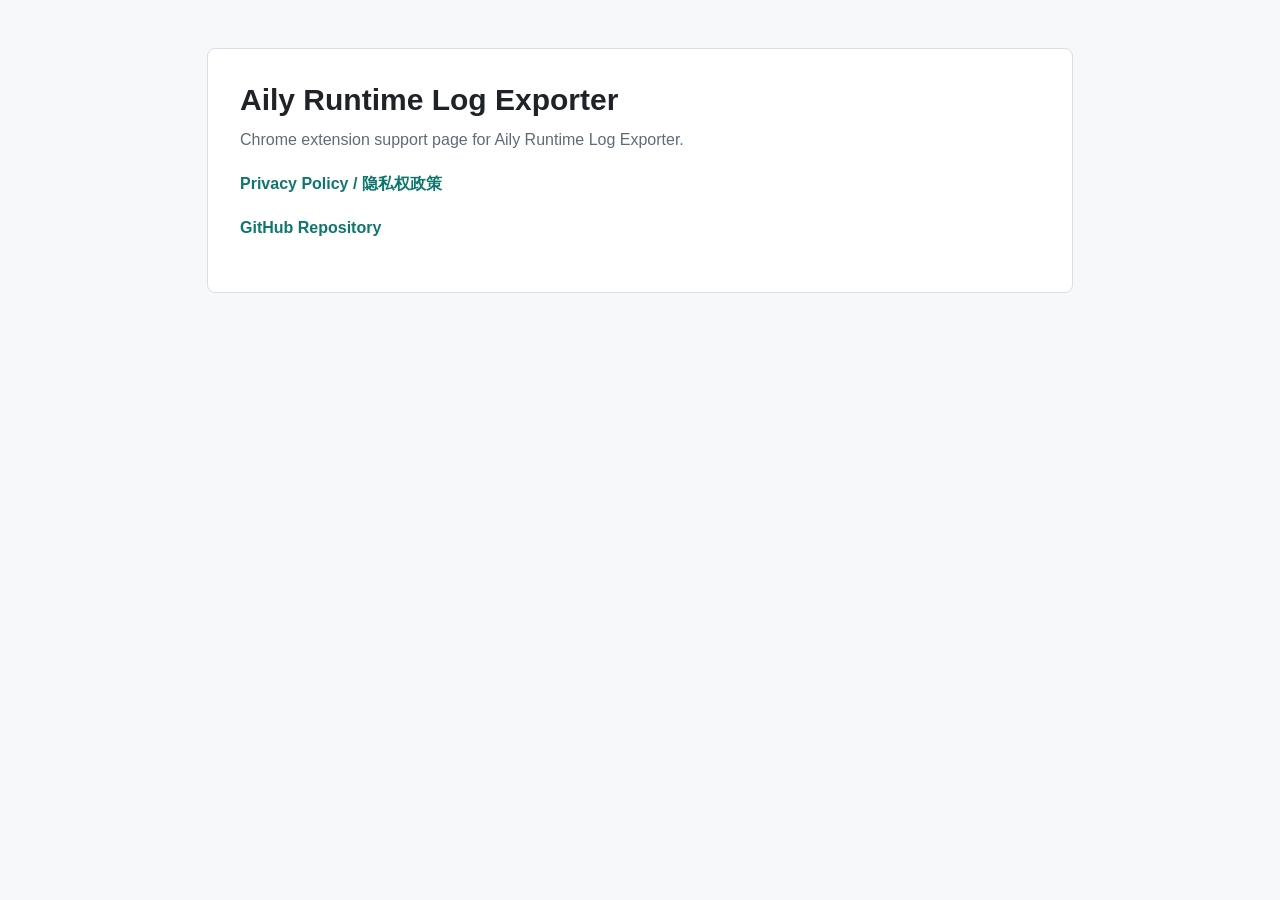
<file: docs/index.html>
<!doctype html>
<html lang="zh-CN">
<head>
  <meta charset="utf-8">
  <meta name="viewport" content="width=device-width, initial-scale=1">
  <title>Aily Runtime Log Exporter</title>
  <style>
    :root {
      color-scheme: light;
      --bg: #f7f8fa;
      --panel: #ffffff;
      --text: #1f2328;
      --muted: #5f6b7a;
      --line: #d9dee7;
      --accent: #0f766e;
    }
    body {
      margin: 0;
      background: var(--bg);
      color: var(--text);
      font: 16px/1.65 -apple-system, BlinkMacSystemFont, "Segoe UI", sans-serif;
    }
    main {
      max-width: 800px;
      margin: 48px auto;
      padding: 32px;
      background: var(--panel);
      border: 1px solid var(--line);
      border-radius: 8px;
    }
    h1 {
      margin: 0 0 8px;
      font-size: 30px;
      line-height: 1.25;
    }
    p {
      margin: 0 0 18px;
      color: var(--muted);
    }
    a {
      color: var(--accent);
      font-weight: 600;
      text-decoration: none;
    }
    a:hover {
      text-decoration: underline;
    }
  </style>
</head>
<body>
  <main>
    <h1>Aily Runtime Log Exporter</h1>
    <p>Chrome extension support page for Aily Runtime Log Exporter.</p>
    <p><a href="./privacy-policy.html">Privacy Policy / 隐私权政策</a></p>
    <p><a href="https://github.com/Fortytwoo/aily-log-export">GitHub Repository</a></p>
  </main>
</body>
</html>
</file>
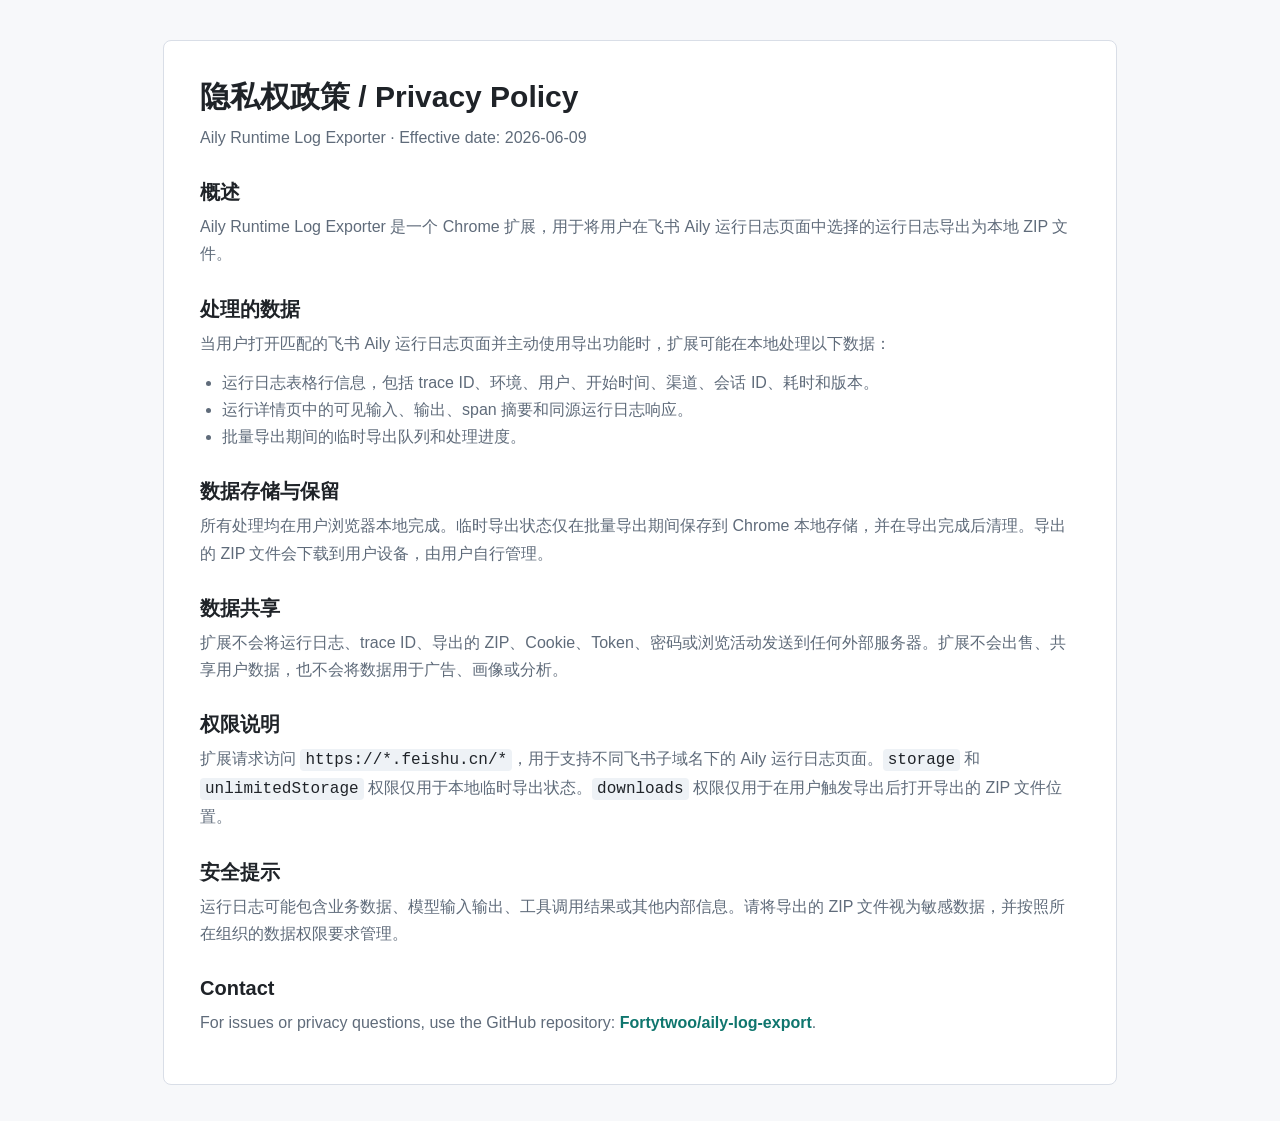
<file: docs/privacy-policy.html>
<!doctype html>
<html lang="zh-CN">
<head>
  <meta charset="utf-8">
  <meta name="viewport" content="width=device-width, initial-scale=1">
  <title>Privacy Policy - Aily Runtime Log Exporter</title>
  <style>
    :root {
      color-scheme: light;
      --bg: #f7f8fa;
      --panel: #ffffff;
      --text: #1f2328;
      --muted: #5f6b7a;
      --line: #d9dee7;
      --accent: #0f766e;
    }
    body {
      margin: 0;
      background: var(--bg);
      color: var(--text);
      font: 16px/1.7 -apple-system, BlinkMacSystemFont, "Segoe UI", sans-serif;
    }
    main {
      max-width: 880px;
      margin: 40px auto;
      padding: 36px;
      background: var(--panel);
      border: 1px solid var(--line);
      border-radius: 8px;
    }
    h1, h2 {
      line-height: 1.3;
      color: var(--text);
    }
    h1 {
      margin: 0 0 8px;
      font-size: 30px;
    }
    h2 {
      margin: 28px 0 8px;
      font-size: 20px;
    }
    p, li {
      color: var(--muted);
    }
    p {
      margin: 0 0 12px;
    }
    ul {
      margin: 8px 0 0;
      padding-left: 22px;
    }
    a {
      color: var(--accent);
      font-weight: 600;
      text-decoration: none;
    }
    a:hover {
      text-decoration: underline;
    }
    .meta {
      margin-bottom: 24px;
      color: var(--muted);
    }
    code {
      padding: 2px 5px;
      border-radius: 4px;
      background: #eef2f6;
      color: var(--text);
    }
  </style>
</head>
<body>
  <main>
    <h1>隐私权政策 / Privacy Policy</h1>
    <p class="meta">Aily Runtime Log Exporter · Effective date: 2026-06-09</p>

    <h2>概述</h2>
    <p>Aily Runtime Log Exporter 是一个 Chrome 扩展，用于将用户在飞书 Aily 运行日志页面中选择的运行日志导出为本地 ZIP 文件。</p>

    <h2>处理的数据</h2>
    <p>当用户打开匹配的飞书 Aily 运行日志页面并主动使用导出功能时，扩展可能在本地处理以下数据：</p>
    <ul>
      <li>运行日志表格行信息，包括 trace ID、环境、用户、开始时间、渠道、会话 ID、耗时和版本。</li>
      <li>运行详情页中的可见输入、输出、span 摘要和同源运行日志响应。</li>
      <li>批量导出期间的临时导出队列和处理进度。</li>
    </ul>

    <h2>数据存储与保留</h2>
    <p>所有处理均在用户浏览器本地完成。临时导出状态仅在批量导出期间保存到 Chrome 本地存储，并在导出完成后清理。导出的 ZIP 文件会下载到用户设备，由用户自行管理。</p>

    <h2>数据共享</h2>
    <p>扩展不会将运行日志、trace ID、导出的 ZIP、Cookie、Token、密码或浏览活动发送到任何外部服务器。扩展不会出售、共享用户数据，也不会将数据用于广告、画像或分析。</p>

    <h2>权限说明</h2>
    <p>扩展请求访问 <code>https://*.feishu.cn/*</code>，用于支持不同飞书子域名下的 Aily 运行日志页面。<code>storage</code> 和 <code>unlimitedStorage</code> 权限仅用于本地临时导出状态。<code>downloads</code> 权限仅用于在用户触发导出后打开导出的 ZIP 文件位置。</p>

    <h2>安全提示</h2>
    <p>运行日志可能包含业务数据、模型输入输出、工具调用结果或其他内部信息。请将导出的 ZIP 文件视为敏感数据，并按照所在组织的数据权限要求管理。</p>

    <h2>Contact</h2>
    <p>For issues or privacy questions, use the GitHub repository: <a href="https://github.com/Fortytwoo/aily-log-export">Fortytwoo/aily-log-export</a>.</p>
  </main>
</body>
</html>
</file>
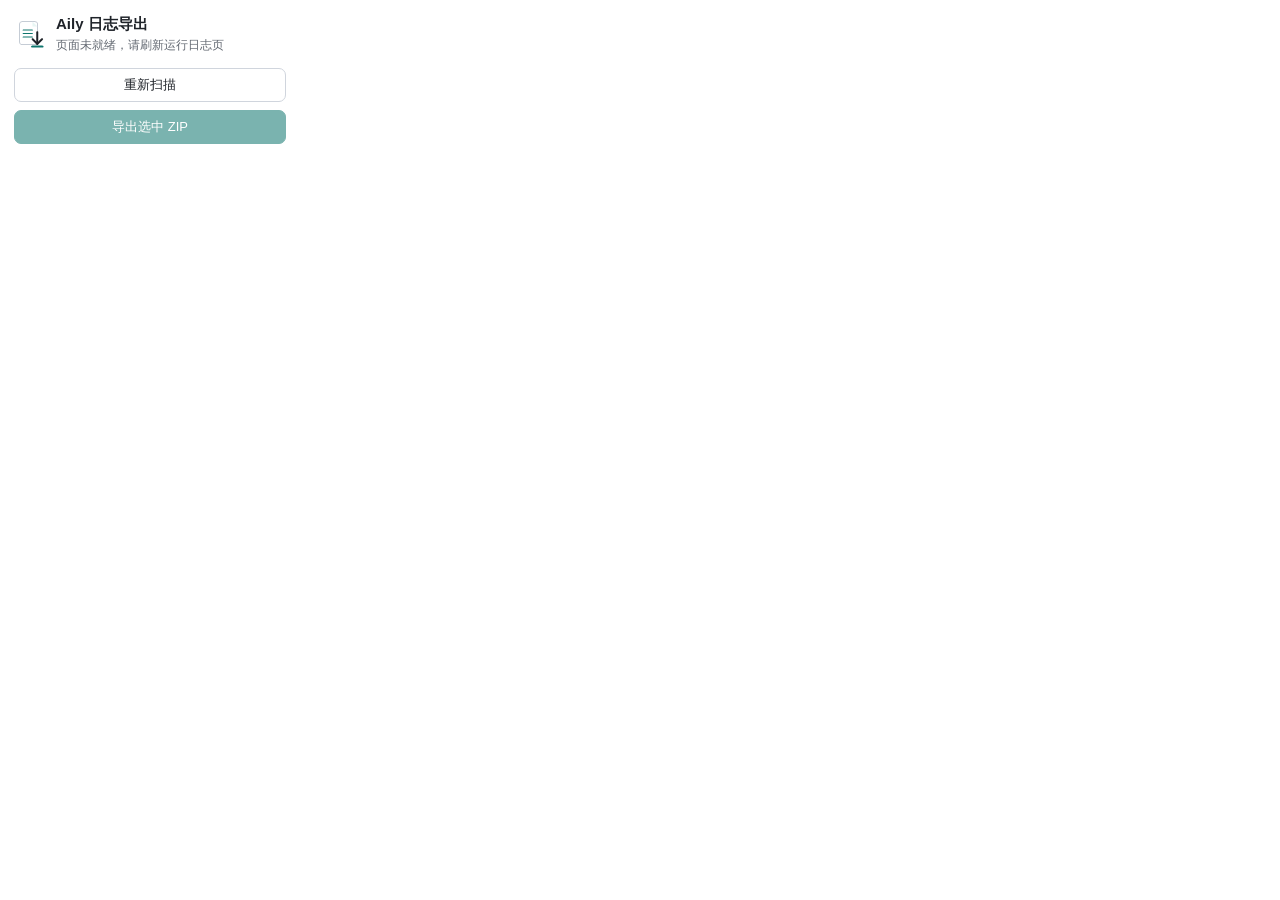
<file: src/popup.html>
<!doctype html>
<html lang="zh-CN">
  <head>
    <meta charset="utf-8">
    <meta name="viewport" content="width=device-width, initial-scale=1">
    <title>Aily 日志导出</title>
    <link rel="stylesheet" href="popup.css">
  </head>
  <body>
    <main>
      <header>
        <img src="../icons/icon32.png" width="32" height="32" alt="">
        <div>
          <h1>Aily 日志导出</h1>
          <p id="status">检测当前页面...</p>
        </div>
      </header>
      <section class="actions">
        <button id="rescan" type="button">重新扫描</button>
        <button id="export" type="button" class="primary">导出选中 ZIP</button>
      </section>
    </main>
    <script src="popup.js"></script>
  </body>
</html>
</file>
<file: src/popup.css>
* {
  box-sizing: border-box;
}

body {
  width: 300px;
  margin: 0;
  color: #1f2329;
  background: #fff;
  font-family: -apple-system, BlinkMacSystemFont, "Segoe UI", sans-serif;
}

main {
  padding: 14px;
}

header {
  display: flex;
  align-items: center;
  gap: 10px;
}

h1 {
  margin: 0;
  font-size: 15px;
  line-height: 20px;
}

p {
  margin: 2px 0 0;
  color: #646a73;
  font-size: 12px;
  line-height: 18px;
}

.actions {
  display: grid;
  gap: 8px;
  grid-template-columns: 1fr;
  margin-top: 14px;
}

button {
  height: 34px;
  border: 1px solid #d0d5dd;
  border-radius: 7px;
  background: #fff;
  color: #1f2329;
  cursor: pointer;
  font: inherit;
  font-size: 13px;
}

button:hover {
  background: #f7f8fa;
}

button.primary {
  border-color: #0f766e;
  background: #0f766e;
  color: #fff;
}

button.primary:hover {
  background: #0b5f59;
}

button:disabled {
  cursor: not-allowed;
  opacity: 0.55;
}
</file>
